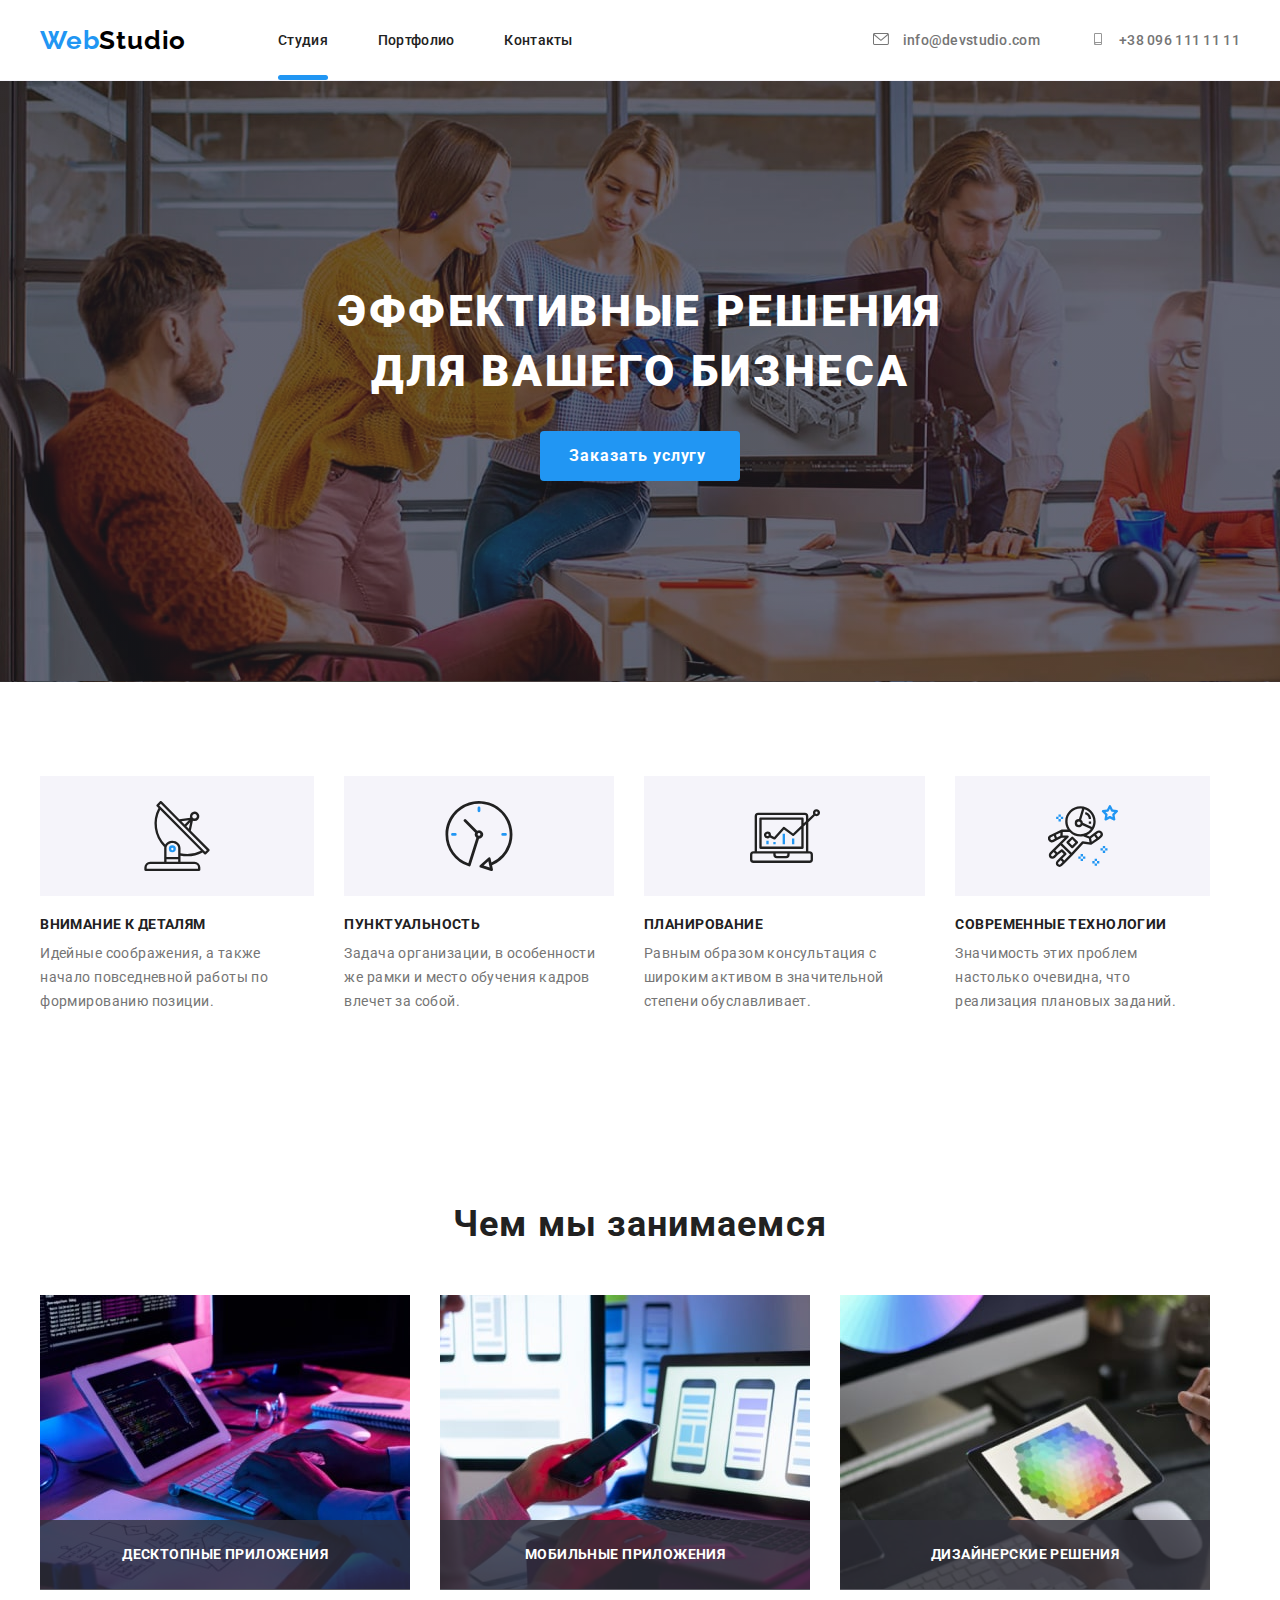
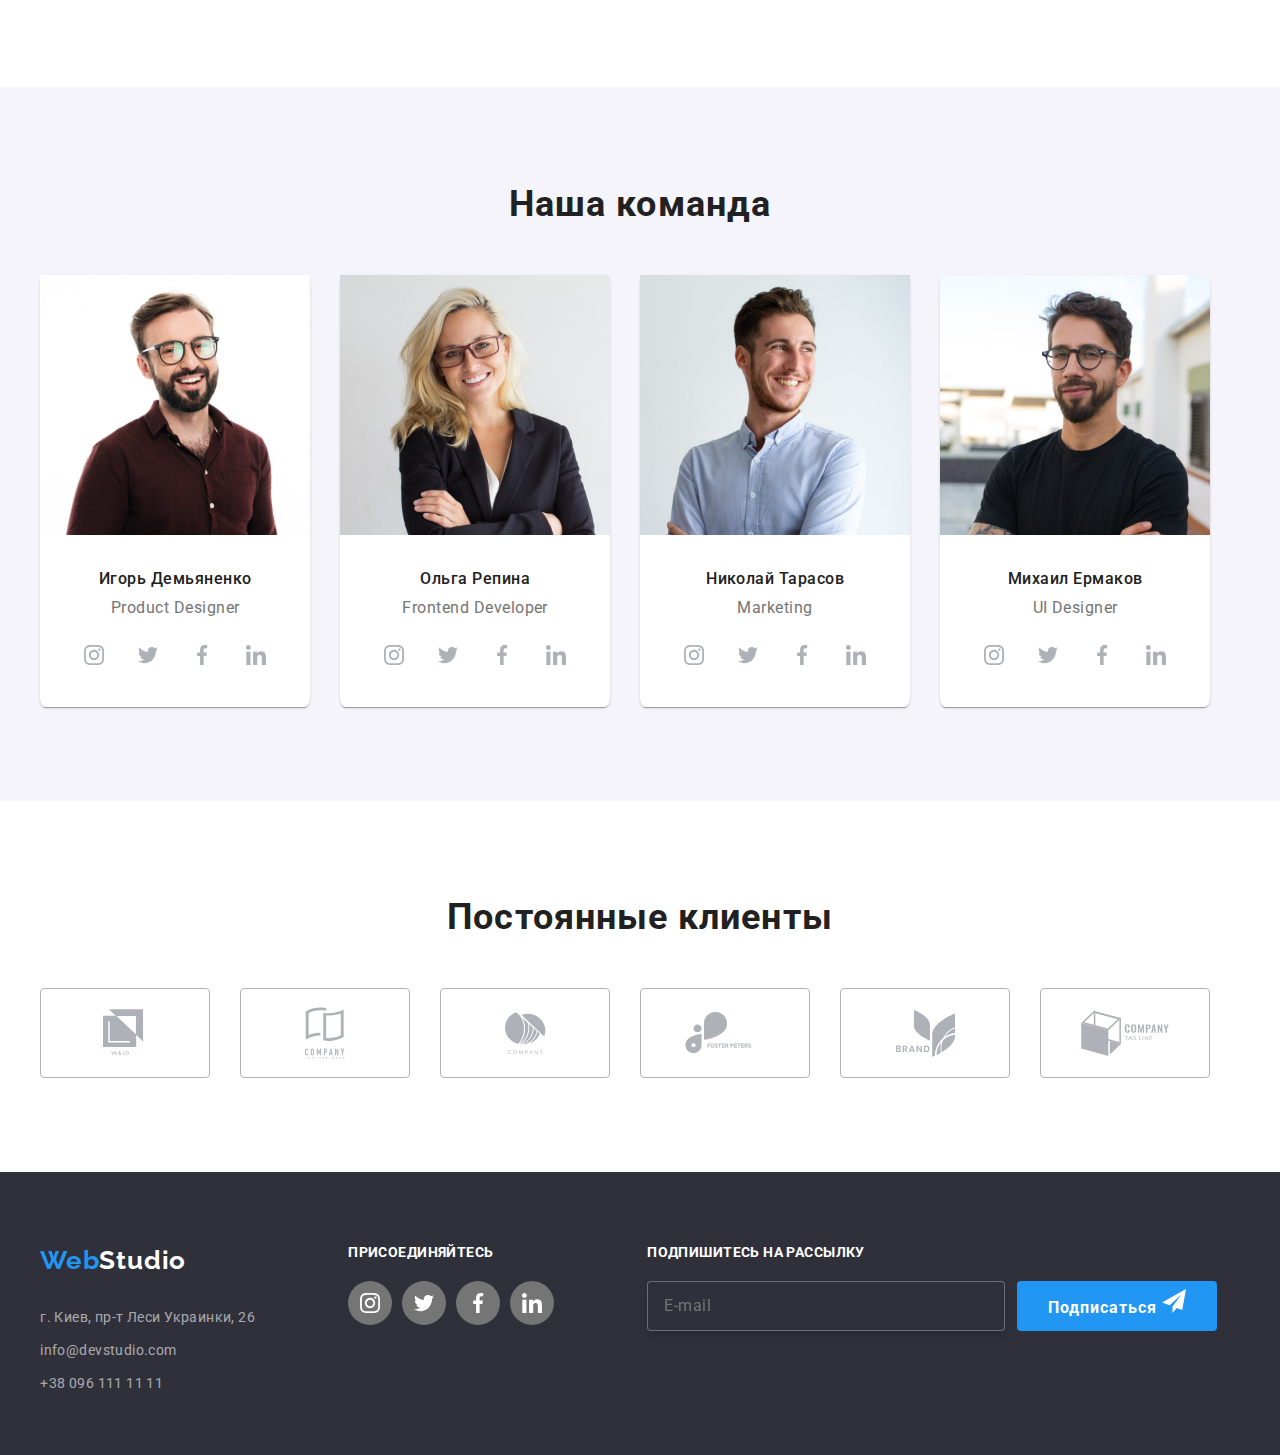
<file: index.html>
<!DOCTYPE html>
<html lang="ru">
<head> 
    <meta charset="UTF-8">
    <meta name="viewport" content="width=device-width, initial-scale=1.0">
    <title>WebStudio</title>
    <link rel="stylesheet" href="https://cdnjs.cloudflare.com/ajax/libs/modern-normalize/1.0.0/modern-normalize.css">
    <link href="https://fonts.googleapis.com/css2?family=Raleway:wght@700&family=Roboto:wght@400;500;900&display=swap" rel="stylesheet">
    <!--<link rel="stylesheet" href="./css/styles.css">-->
    <link rel="stylesheet" href="./css/main.min.css">

</head>
<body>
  <header class="header">
      <!--Header-->
      <div class="container">
        <nav class="navigation">
          <a class="logo link" href="./index.html">
              Web<span class="logo-s">Studio</span>
              </a>
              <ul class="navigation-list list">
                  <li class="navigation-list-item">
                    <div class="navigation-list-active">
                        <a class="navigation-list-link link" href="">Студия</a>
                        <div class="active"></div>
                    </div>
                     
                  </li>
                  <li class="navigation-list-item">
                      <a class="navigation-list-link link" href="./portfolio.html">Портфолио</a>
      
                  </li>
                  <li class="navigation-list-item">
                      <a class="navigation-list-link link" href="">Контакты</a>
      
                  </li>
              </ul>
        </nav>
         
         <address class="address">
              <ul class="list">
                  <li>
                    
                      <a class="header-mail-link link" href="mailto:info@devstudio.com">
                        <svg class="address-svg">
                          <use href="./images/sprite.svg#icon-envelope"></use>
                        </svg>
                        info@devstudio.com
                      </a>
  
                  </li>
                  <li>
                      <a class="header-tel-link link" href="tel:+380961111111">
                        <svg class="address-svg">
                          <use href="./images/sprite.svg#icon-smartphone"></use>
                        </svg>
                        +38 096 111 11 11
                      </a>
  
                  </li>
              </ul>
              
              
          </address>
      </div>
     
  </header> 
  <main>
      <!--EFECT-->
      
          
            <section class="effect">
              <div class="container">
                <div class="effect-name">
                  <h1 class="effect-h">Эффективные решения для вашего бизнеса</h1>
                  <button type="button" class="effect-button" data-modal-open>Заказать услугу</button>
                </div>
               

              </div>
              
            </section>
             
          
     
      <!--ability-->
      <section class="properties">
        <div class="container">
          <ul class="properties-list list">
            <li class="properties-list-item icon-antenna">
             
              <h3 class="abiliy-title">Внимание к деталям</h3>
              <p class="ability-info">Идейные соображения, а также начало повседневной работы по формированию позиции.</p>
            </li>
            <li class="properties-list-item icon-clock">
              
              <h3 class="abiliy-title">Пунктуальность</h3>
              <p class="ability-info">Задача организации, в особенности же рамки и место обучения кадров влечет за собой.</p>
            </li>
            <li class="properties-list-item icon-diagram">
              
              <h3 class="abiliy-title">Планирование</h3>
              <p class="ability-info">Равным образом консультация с широким активом в значительной степени обуславливает.</p>
            </li>
            <li class="properties-list-item icon-astronaut">
              
              <h3  class="abiliy-title">Современные технологии</h3>
              <p class="ability-info">Значимость этих проблем настолько очевидна, что реализация плановых заданий.</p>
            </li>
        </ul>

        </div>
          

     </section>
     <section class="occupation">
         <!--occupation-->
         <div class="container">
          <h2 class="title">Чем мы занимаемся</h2>
          <ul class="occupation-list list">
              <li class="occupation-list-img">
               <div class="occuplab">
                  <img  src="./images/occupation/box1.jpg" alt="розробка сайтов" width="370" height="294">
                  <p class="label">Десктопные приложения</p>
               </div>
              </li>
              <li class="occupation-list-img">
                <div class="occuplab">
                  <img  src="./images/occupation/box2.jpg" alt="розробка сайтов для мобильного" width="370" height="294">
                  <p class="label">Мобильные приложения</p>
                </div>
              </li>
              <li class="occupation-list-img">
                <div class="occuplab">
                  <img  src="./images/occupation/box3.jpg" alt="розробка дизана сайта" width="370" height="294">
                  <p class="label">Дизайнерские решения</p>
                </div>
              </li>
          </ul>

         </div>
        

     </section>
     <!--development team-->
     <section class="development">
       <div class="container">
        <h2 class="title">Наша команда</h2>
        <ul class="development-list list">
          <li class="development-list-box">
             <img  src="./images/development/kom1.jpg" alt="Игорь Демьяненко" width="270" height="260">
             <h3 class="development-team-name">Игорь Демьяненко</h3>
             <p class="development-team-prof" lang="en" > Product Designer</p>
             <ul class="social-list list">
               <li class="social-list-item">
                 <a class="social-list-link" href="">
                   <svg class="social-list-svg">
                     <use href="./images/sprite.svg#icon-instagram"></use>
                   </svg>
                 </a>
               </li>
               <li class="social-list-item">
                <a class="social-list-link" href="">
                  <svg class="social-list-svg">
                    <use href="./images/sprite.svg#icon-twiter"></use>
                  </svg>
                </a>
              </li>
              <li class="social-list-item">
                <a class="social-list-link" href="">
                  <svg class="social-list-svg">
                    <use href="./images/sprite.svg#icon-facebook"></use>
                  </svg>
                </a>
              </li>
              <li class="social-list-item">
                <a class="social-list-link" href="">
                  <svg class="social-list-svg">
                    <use href="./images/sprite.svg#icon-linkedin"></use>
                  </svg>
                </a>
              </li>
             </ul>
            </li>
                   
          <li class="development-list-box">
             <img  src="./images/development/kom2.jpg" alt="Ольга Репина" width="270" height="260">
             <h3 class="development-team-name">Ольга Репина</h3>
             <p class="development-team-prof" lang="en">Frontend Developer</p>
             <ul class="social-list list">
              <li class="social-list-item">
                <a class="social-list-link" href="">
                  <svg class="social-list-svg">
                    <use href="./images/sprite.svg#icon-instagram"></use>
                  </svg>
                </a>
              </li>
              <li class="social-list-item">
               <a class="social-list-link" href="">
                 <svg class="social-list-svg">
                   <use href="./images/sprite.svg#icon-twiter"></use>
                 </svg>
               </a>
             </li>
             <li class="social-list-item">
               <a class="social-list-link" href="">
                 <svg class="social-list-svg">
                   <use href="./images/sprite.svg#icon-facebook"></use>
                 </svg>
               </a>
             </li>
             <li class="social-list-item">
               <a class="social-list-link" href="">
                 <svg class="social-list-svg">
                   <use href="./images/sprite.svg#icon-linkedin"></use>
                 </svg>
               </a>
             </li>
            </ul>
           </li>
             
          <li class="development-list-box">
             <img  src="./images/development/kom3.jpg" alt="Николай Тарасов" width="270" height="260">
             <h3 class="development-team-name">Николай Тарасов</h3>
             <p class="development-team-prof" lang="en">Marketing</p>
             <ul class="social-list list">
              <li class="social-list-item">
                <a class="social-list-link" href="">
                  <svg class="social-list-svg">
                    <use href="./images/sprite.svg#icon-instagram"></use>
                  </svg>
                </a>
              </li>
              <li class="social-list-item">
               <a class="social-list-link" href="">
                 <svg class="social-list-svg">
                   <use href="./images/sprite.svg#icon-twiter"></use>
                 </svg>
               </a>
             </li>
             <li class="social-list-item">
               <a class="social-list-link" href="">
                 <svg class="social-list-svg">
                   <use href="./images/sprite.svg#icon-facebook"></use>
                 </svg>
               </a>
             </li>
             <li class="social-list-item">
               <a class="social-list-link" href="">
                 <svg class="social-list-svg">
                   <use href="./images/sprite.svg#icon-linkedin"></use>
                 </svg>
               </a>
             </li>
            </ul>
           </li>
            
          <li class="development-list-box">
             <img  src="./images/development/kom4.jpg" alt="Михаил Ермаков" width="270" height="260">
             <h3 class="development-team-name">Михаил Ермаков</h3>
             <p class="development-team-prof" lang="en">UI Designer</p>
             <ul class="social-list list">
              <li class="social-list-item">
                <a class="social-list-link" href="">
                  <svg class="social-list-svg">
                    <use href="./images/sprite.svg#icon-instagram"></use>
                  </svg>
                </a>
              </li>
              <li class="social-list-item">
               <a class="social-list-link" href="">
                 <svg class="social-list-svg">
                   <use href="./images/sprite.svg#icon-twiter"></use>
                 </svg>
               </a>
             </li>
             <li class="social-list-item">
               <a class="social-list-link" href="">
                 <svg class="social-list-svg">
                   <use href="./images/sprite.svg#icon-facebook"></use>
                 </svg>
               </a>
             </li>
             <li class="social-list-item">
               <a class="social-list-link" href="">
                 <svg class="social-list-svg">
                   <use href="./images/sprite.svg#icon-linkedin"></use>
                 </svg>
               </a>
             </li>
            </ul>
           </li>
            
        </ul>
       </div>


     </section>
     <section class="customers">
      <!--regular customers-->
      <div class="container">
       <h2 class="title">Постоянные клиенты</h2>
       <ul class="customers-list list">
           <li class="customers-list-img">
             <a class="customers-list-link" href="">
              <svg class="customers-list-svg" width="44.27" height="49.23">
                <use href="./images/sprite.svg#icon-logo1"></use>
              </svg>

             </a>
            
          </li>
          
           <li class="customers-list-img">
            <a class="customers-list-link" href="">
              <svg class="customers-list-svg" width="40" height="52">
              <use href="./images/sprite.svg#icon-logo2"></use>
            </svg>
            </a>
            
            </li>
           <li class="customers-list-img">
            <a class="customers-list-link" href="">
              <svg class="customers-list-svg" width="41" height="42.6">
                <use href="./images/sprite.svg#icon-logo3"></use>
              </svg>
            </a>
            
              </li>
           <li class="customers-list-img">
            <a class="customers-list-link" href="">
              <svg class="customers-list-svg" width="79.66" height="42.02">
                <use href="./images/sprite.svg#icon-logo4"></use>
              </svg>
            </a>
            
             </li>
           <li class="customers-list-img">
            <a class="customers-list-link" href="">
              <svg class="customers-list-svg" width="59" height="47">
                <use href="./images/sprite.svg#icon-logo5"></use>
              </svg>
            </a>
            
             </li>
           <li class="customers-list-img">
            <a class="customers-list-link" href="">
              <svg class="customers-list-svg" width="88.48" height="45.44">
                <use href="./images/sprite.svg#icon-logo6"></use>
              </svg>
            </a>
            
             </li>
       </ul>

      </div>
    </section>

  </main> 
  <footer class="footer">
    <div class="container">
      <ul class="footer-contacts list">
         <li>
          <a class="footer-logo logo link" href="./index.html">Web<span class="loogo-s">Studio</span></a>
          <address class="address">
            <ul class="footer-list list">
              <li class="footer-list-item">
                <a class="footer-link footer-link-mt link" href="https://goo.gl/maps/YpgYaEJaXaga1esp6" target="blank">г. Киев, пр-т Леси Украинки, 26</a>
               </li>
              <li class="footer-list-item">
                <a class="footer-link footer-link-mt link" href="mailto:info@devstudio.com">info@devstudio.com</a>
               </li>
              <li class="footer-list-item">
                <a class="footer-link footer-link-mt link" href="tel:+380961111111">+38 096 111 11 11</a>
               </li>
             </ul>
               </address>
           </li>
        <li>
          <p class="footer-title">присоединяйтесь</p>
          <ul class="footer-social-list list">
            <li class="social-list-item">
              <a class="social-list-link" href="">
                <svg class="social-list-svg">
                  <use href="./images/sprite.svg#icon-instagram"></use>
                </svg>
              </a>
            </li>
            <li class="social-list-item">
             <a class="social-list-link" href="">
               <svg class="social-list-svg">
                 <use href="./images/sprite.svg#icon-twiter"></use>
               </svg>
             </a>
           </li>
           <li class="social-list-item">
             <a class="social-list-link" href="">
               <svg class="social-list-svg">
                 <use href="./images/sprite.svg#icon-facebook"></use>
               </svg>
             </a>
           </li>
           <li class="social-list-item">
             <a class="social-list-link" href="">
               <svg class="social-list-svg">
                 <use href="./images/sprite.svg#icon-linkedin"></use>
               </svg>
             </a>
           </li>
          </ul>
                   
        </li>
        <li>
          <div class="footer-subscription">
            <p class="footer-title">Подпишитесь на рассылку</p>
            <form class="footer-form">
              
              <label class="footer-form-field">
                <span class="footer-form-label"></span>
                <input type="email" class="footer-form-input" name="mail" placeholder="E-mail" required>
              </label>
                        <button type="submit"  class="footer-form-btn">Подписаться
                          <svg class="footer-form-svg">
                            <use href="./images/sprite.svg#icon-icon-send"></use>
                          </svg>
                        </button>
            </form>
          </div>
         
        </li>
      </ul>
      
 
      
    </div>
    
  </footer>
  <div class="backdrop is-hidden" data-modal>
    <div class="over-modal">
      <div class="modal">
        <button type="button" class="close-btn" data-modal-close>
          <svg class="backdrop-close">
            <use href="./images/sprite.svg#icon-close-black"> </use>
          </svg>
        </button>
        <form action="#" class="modal-form">
          <p class="modal-name">Оставьте свои данные, мы вам перезвоним</p>
  
          <label class="modal-form-field">
              Имя
              <span class="modal-form-field-wrapper">
                  <input type="text" name="user-name" class="modal-form-input" required>
                  <svg width="12" height="12" class="modal-form-svg-icon">
                      <use href="./images/sprite.svg#icon-Vector-i"></use>
                  </svg>
              </span>
          </label>
  
          <label class="modal-form-field">
              Телефон
              <span class="modal-form-field-wrapper">
                <input type="tel" name="user-phone" class="modal-form-input" required>
                <svg width="12" height="12" class="modal-form-svg-icon">
                  <use href="./images/sprite.svg#icon-Vector-t"></use>
              </svg>
              </span>
          </label>
          <label class="modal-form-field">
               Почта
            <span class="modal-form-field-wrapper">
              <input type="email" name="user-email" class="modal-form-input" required>
              <svg width="12" height="12" class="modal-form-svg-icon">
                <use href="./images/sprite.svg#icon-Vector-e"></use>
            </svg>
            </span>
        </label>
        <label class="modal-form-field">
          Коментарий
          <span class="modal-form-field-wrapper">
          <textarea name="user-message" id="message" cols="30" rows="10" placeholder="Введите текст" class="modal-form-message"></textarea>
         </span>
        </label>
        <div class="check">
              <label for="check-policy" class="modal-form-policy-label">
                <input type="checkbox" name="user-policy" value="accept-policy" id="check-policy"
                class="modal-form-policy visually-hidden">
                <span class="check-policy-icon"></span>
               Соглашаюсь с рассылкой и принимаю <a href="#">Условия договора</a>
            </label>
        </div>
        

          <button type="submit" class="modal-form-btn">Отправить</button>
      </form>
      
    </div>
    </div>
    

  </div>
  <script src="./js/modal.js"></script>
</body>
</html>
</file>
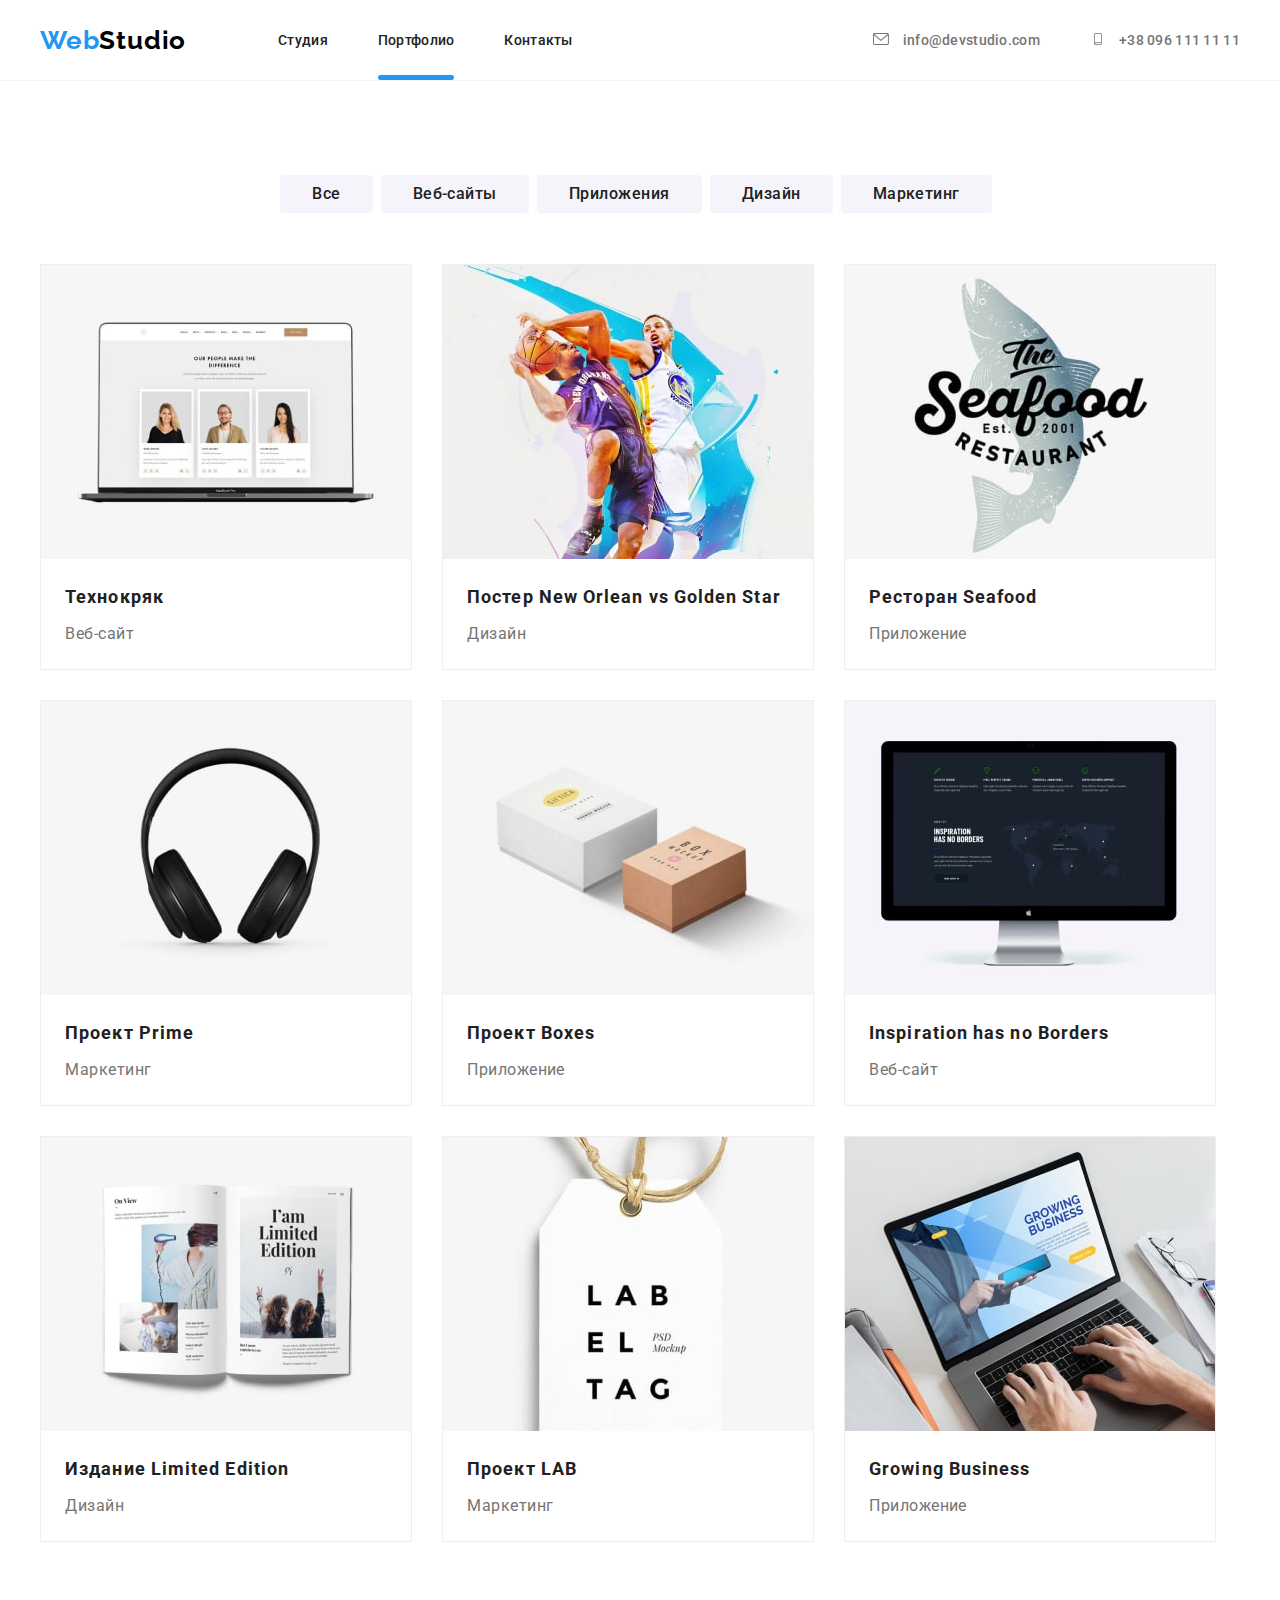
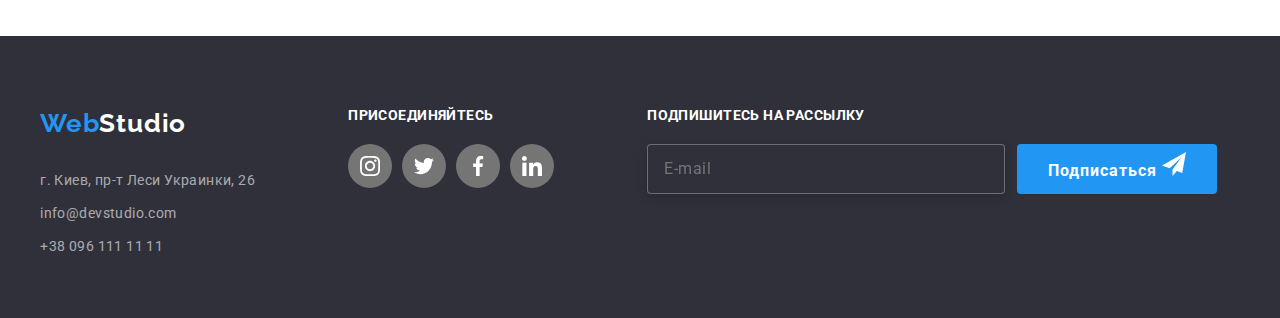
<file: portfolio.html>
<!DOCTYPE html>
<html lang="ru">
<head> 
    <meta charset="UTF-8">
    <meta name="viewport" content="width=device-width, initial-scale=1.0">
    <title>WebStudio</title>
    <link rel="stylesheet" href="https://cdnjs.cloudflare.com/ajax/libs/modern-normalize/1.0.0/modern-normalize.css">
    <link href="https://fonts.googleapis.com/css2?family=Raleway:wght@700&family=Roboto:wght@400;500;900&display=swap" rel="stylesheet">
    <link rel="stylesheet" href="./css/portfolio.min.css">

</head>
<body>
  <header class="header">
    <div class="container">
      <!--Header-->
      <nav class="navigation">
        <a class="logo link" href="./index.html">
            Web<span class="logo-s">Studio</span>
            </a>
            <ul class="navigation-list list">
                <li class="navigation-list-item">
                    <a class="navigation-list-link link" href="./index.html">Студия</a>
    
                </li>
                <li class="navigation-list-item">
                  <div class="navigation-list-active">
                    <a class="navigation-list-link link" href="./portfolio.html">Портфолио</a>
                    <div class="active"></div>
                  </div>
                    
    
                </li>
                <li class="navigation-list-item">
                    <a class="navigation-list-link link" href="">Контакты</a>
    
                </li>
            </ul>
      </nav>
       
      <address class="address">
              <ul class="list">
                  <li>
                    
                      <a class="header-mail-link link" href="mailto:info@devstudio.com">
                        <svg class="address-svg">
                          <use href="./images/sprite.svg#icon-envelope"></use>
                        </svg>
                        info@devstudio.com
                      </a>
  
                  </li>
                  <li>
                      <a class="header-tel-link link" href="tel:+380961111111">
                        <svg class="address-svg">
                          <use href="./images/sprite.svg#icon-smartphone"></use>
                        </svg>
                        +38 096 111 11 11
                      </a>
  
                  </li>
              </ul>
              
              
          </address>

    </div>
      
  </header> 
  <main>
      <!--BUTTON-->
      <div class="container">
        <ul class="button-list list">
          <li class="button-list-item">
           <button type="button" class="portfolio-button button-link">Все</button>
          </li> 
          <li class="button-list-item">
           <button type="button" class="portfolio-button button-link">Веб-сайты</button>
          </li> 
          <li class="button-list-item">
           <button type="button" class="portfolio-button button-link">Приложения</button>
          </li> 
          <li class="button-list-item">
           <button type="button" class="portfolio-button button-link">Дизайн</button>
          </li> 
          <li class="button-list-item">
           <button type="button" class="portfolio-button button-link">Маркетинг</button>
          </li> 
 
         </ul>

      </div>
        
       
      
     <!--portfolio-->
        <section class="portfolio">
          <div class="container">
            <ul class="portfolio-list list">
              <li class="portfolio-list-item">
                <div class="portfolio-list-img">
                  <img  src="./images/portfolio/port-1.jpg" alt="Технокряк" width="370" height="294">
                  <div class="overlay">
                    <p class="texno">Технокряк это современная площадка распространения коронавируса. Компании используют эту платформу для цифрового шпионажа и атак на защищённые сервера конкурентов.</p>
                </div>
                </div>
                   <h3 class="portfolio-name" lang="en">Технокряк</h3>
                  <p class="portfolio-prof" > Веб-сайт</p>
                  
             
             </li>
             <li class="portfolio-list-item">
              <div class="portfolio-list-img">
              <img  src="./images/portfolio/port-2.jpg" alt="Постер New Orlean vs Golden Star" width="370" height="294">
              <div class="overlay">
                <p class="texno">Оригинальная подборка картин</p>
            </div>
            </div>
              <h3 class="portfolio-name" lang="en">Постер New Orlean vs Golden Star</h3>
              <p class="portfolio-prof" > Дизайн</p>
             </li>
             <li class="portfolio-list-item">
              <div class="portfolio-list-img">
              <img  src="./images/portfolio/port-3.jpg" alt="Ресторан Seafood" width="370" height="294">
              <div class="overlay">
                <p class="texno">Seafood - рыбный ресторан средиземноморской кухни</p>
            </div>
            </div>
              <h3 class="portfolio-name" lang="en">Ресторан Seafood</h3>
              <p class="portfolio-prof"> Приложение</p>
             </li>
             <li class="portfolio-list-item">
              <div class="portfolio-list-img">
              <img  src="./images/portfolio/port-4.jpg" alt="Проект Prime" width="370" height="294">
              <div class="overlay">
                <p class="texno">Ваши проекты всегда под надёжной защитой. </p>
            </div>
            </div>
              <h3 class="portfolio-name" lang="en">Проект Prime</h3>
              <p class="portfolio-prof"> Маркетинг</p>
             </li>
             <li class="portfolio-list-item">
               <div class="portfolio-list-img">
              <img  src="./images/portfolio/port-5.jpg" alt="Проект Boxes" width="370" height="294">
              <div class="overlay">
                <p class="texno">boxes создаёт неповторимые боксы с индивидуально подобранным составляющим</p>
            </div>
            </div>
              <h3 class="portfolio-name" lang="en">Проект Boxes</h3>
              <p class="portfolio-prof"> Приложение</p>
             </li>
             <li class="portfolio-list-item">
              <div class="portfolio-list-img">
              <img  src="./images/portfolio/port-6.jpg" alt="Inspiration has no Borders" width="370" height="294">
              <div class="overlay">
                <p class="texno">У вдохновения нет границ</p>
            </div>
            </div>
              <h3 class="portfolio-name" lang="en">Inspiration has no Borders</h3>
              <p class="portfolio-prof"> Веб-сайт</p>
             </li>
             <li class="portfolio-list-item">
              <div class="portfolio-list-img">
              <img  src="./images/portfolio/port-7.jpg" alt="Издание Limited Edition" width="370" height="294">
              <div class="overlay">
                <p class="texno">Limited Edition - коллекция с ограниченным выпуском продукции</p>
            </div>
            </div>
              <h3 class="portfolio-name" lang="en">Издание Limited Edition</h3>
              <p class="portfolio-prof"> Дизайн</p>
             </li>
             <li class="portfolio-list-item">
              <div class="portfolio-list-img">
              <img  src="./images/portfolio/port-8.jpg" alt="Проект LAB" width="370" height="294">
              <div class="overlay">
                <p class="texno">Проект L.A.B.: все самое интересное в одном месте</p>
            </div>
            </div>
              <h3 class="portfolio-name" lang="en">Проект LAB</h3>
              <p class="portfolio-prof" > Маркетинг</p>
             </li>
             <li class="portfolio-list-item">
              <div class="portfolio-list-img">
              <img  src="./images/portfolio/port-9.jpg" alt="Growing Business" width="370" height="294">
              <div class="overlay">
                <p class="texno">Growing Business — это идеальный инструмент для совместной работы дизайнеров и разработчиков, которые ведут до 12 проектов одновременно</p>
            </div>
            </div>
              <h3 class="portfolio-name" lang="en">Growing Business</h3>
              <p class="portfolio-prof" > Приложение</p>
             </li>        
             </ul>

          </div>
         
       </section>
      </main> 
      <footer class="footer">
        <div class="container">
          <ul class="footer-contacts list">
             <li>
              <a class="footer-logo logo link" href="./index.html">Web<span class="loogo-s">Studio</span></a>
              <address class="address">
                <ul class="footer-list list">
                  <li class="footer-list-item">
                    <a class="footer-link footer-link-mt link" href="https://goo.gl/maps/YpgYaEJaXaga1esp6" target="blank">г. Киев, пр-т Леси Украинки, 26</a>
                   </li>
                  <li class="footer-list-item">
                    <a class="footer-link footer-link-mt link" href="mailto:info@devstudio.com">info@devstudio.com</a>
                   </li>
                  <li class="footer-list-item">
                    <a class="footer-link footer-link-mt link" href="tel:+380961111111">+38 096 111 11 11</a>
                   </li>
                 </ul>
                   </address>
               </li>
            <li>
              <p class="footer-title">присоединяйтесь</p>
              <ul class="footer-social-list list">
                <li class="social-list-item">
                  <a class="social-list-link" href="">
                    <svg class="social-list-svg">
                      <use href="./images/sprite.svg#icon-instagram"></use>
                    </svg>
                  </a>
                </li>
                <li class="social-list-item">
                 <a class="social-list-link" href="">
                   <svg class="social-list-svg">
                     <use href="./images/sprite.svg#icon-twiter"></use>
                   </svg>
                 </a>
               </li>
               <li class="social-list-item">
                 <a class="social-list-link" href="">
                   <svg class="social-list-svg">
                     <use href="./images/sprite.svg#icon-facebook"></use>
                   </svg>
                 </a>
               </li>
               <li class="social-list-item">
                 <a class="social-list-link" href="">
                   <svg class="social-list-svg">
                     <use href="./images/sprite.svg#icon-linkedin"></use>
                   </svg>
                 </a>
               </li>
              </ul>
                       
            </li>
            <li>
              <div class="footer-subscription">
                <p class="footer-title">Подпишитесь на рассылку</p>
                <form class="footer-form">
                  
                  <label class="footer-form-field">
                    <span class="footer-form-label"></span>
                    <input type="email" class="footer-form-input" name="mail" placeholder="E-mail" required>
                  </label>
                            <button type="submit"  class="footer-form-btn">Подписаться
                              <svg class="footer-form-svg">
                                <use href="./images/sprite.svg#icon-icon-send"></use>
                              </svg>
                            </button>
                </form>
              </div>
             
            </li>
          </ul>
          
     
          
        </div>
        
      </footer>
</body>
</html>
</file>
<file: css/main.min.css>
.visually-hidden{position:absolute !important;clip:rect(1px 1px 1px 1px);clip:rect(1px, 1px, 1px, 1px);padding:0 !important;border:0 !important;height:1px !important;width:1px !important;overflow:hidden}*,*::before,*::after{margin:0;padding:0}.list{list-style:none}.link{text-decoration:none}.address{font-style:normal}.img{display:block}body{font-family:"Roboto",sans-serif;font-style:normal}.container{width:1200px;padding:0.15px;margin:0 auto}.header .container{display:flex;align-items:center}.effect .container{display:flex}.properties .container{display:flex;align-items:center}.portfolio .container{display:flex}.logo{font-family:"Raleway",sans-serif;font-style:normal;font-weight:700;font-size:26px;line-height:1.192;letter-spacing:0.03em;color:#2196F3;margin-right:92px}.logo-s{color:#000}.social-list{display:flex;justify-content:space-between;margin-right:32px;margin-left:32px}.social-list-link{display:flex;align-items:center;justify-content:center;width:44px;height:44px;background-color:#FFFFFF;border-radius:50%;color:#757575;transition:background-color 250ms cubic-bezier(0.4, 0, 0.2, 1)}.social-list-link:hover{background-color:#2196F3}.social-list-svg{width:20px;height:20px;fill:#AFB1B8;transition:fill 250ms cubic-bezier(0.4, 0, 0.2, 1)}.social-list-link:hover .social-list-svg{fill:#FFFFFF}.is-hidden{opacity:0;visibility:hidden;pointer-events:none}.backdrop{position:fixed;top:0;left:0;width:100%;height:100%;background-color:rgba(0,0,0,0.5);transition:all 500ms linear;overflow-y:auto}.backdrop-close{position:absolute;width:18px;height:18px;fill:#212121;transition:fill 250ms cubic-bezier(0.4, 0, 0.2, 1)}.backdrop-close:hover,.backdrop-close:focus{fill:#2196F3}.modal{position:relative;width:528px;height:581px;background-color:#FFFFFF}.modal-form{display:flex;flex-direction:column}.modal-form-field{margin-bottom:10px;margin-left:40px;margin-right:40px;font-size:12px;font-style:normal;font-weight:400;line-height:1.2;letter-spacing:0.01em;text-align:left;color:#757575}.modal-form-field-wrapper{display:block;position:relative;margin-top:10px;cursor:pointer}.modal-form-input{display:block;width:100%;height:40px;border:1px solid rgba(33,33,33,0.2);box-sizing:border-box;border-radius:4px;padding-left:42px;cursor:pointer;transition:fill 250ms cubic-bezier(0.4, 0, 0.2, 1)}.modal-form-message{width:448px;height:120px;border:1px solid rgba(33,33,33,0.2);box-sizing:border-box;border-radius:4px;resize:none;padding:16px;cursor:pointer}.modal-form-svg-icon{position:absolute;top:50%;left:12px;transform:translateY(-50%);fill:#212121;transition:fill 250ms cubic-bezier(0.4, 0, 0.2, 1)}.modal-form-policy-label{font-size:14px;font-style:normal;font-weight:400;line-height:1.7;letter-spacing:0.03em;text-align:left;margin-bottom:30px;margin-left:52px;color:#757575;display:inline-block}.modal-form-policy-label a{color:#2196F3}.modal-form-input:focus,.modal-form-message:focus{outline:none;border:1px solid #2196F3}.modal-form-input:focus+.modal-form-svg-icon{fill:#2196F3}.modal-form-btn{height:50px;width:200px;border-radius:4px;background:#2196F3;color:#FFFFFF;font-weight:700;font-size:16px;line-height:1.875;align-self:flex-start;margin-left:164px;align-items:center;text-align:center;border:none;cursor:pointer}.modal-name{font-size:20px;font-style:normal;font-weight:700;line-height:1.15;letter-spacing:0.03em;text-align:center;margin-top:40px;margin-bottom:12px}.over-modal{display:flex;justify-content:center;align-items:center;min-height:100%;padding:15px}.close-btn{display:flex;justify-content:center;position:absolute;top:8px;right:8px;height:30px;width:30px;background:#FFFFFF;border:1px solid rgba(0,0,0,0.1);border-radius:50%;cursor:pointer;align-items:center}.check{display:flex}.check-policy-icon{display:inline-block;width:16px;height:16px;border-radius:2px;border:2px solid  #212121}.modal-form-policy:checked+.check-policy-icon{border:2px solid #2196F3;background-image:url(../images/modal/checkbox-a.svg);background-size:contain;background-origin:border-box;background-color:#2196F3}.header{padding:24.5px 0;border-bottom:1px solid #F5F4FA}.header .address{margin-left:auto}.header .header-tel-link{margin-left:50px}.header-mail-link,.header-tel-link{font-weight:500;font-size:14px;line-height:1.143;letter-spacing:0.02em;color:#757575;transition:color 250ms cubic-bezier(0.4, 0, 0.2, 1)}.header-mail-link:hover,.header-mail-link:focus,.header-tel-link:hover,.header-tel-link:focus{color:#2196F3}.navigation{display:flex}.navigation-list{display:flex;align-items:center}.navigation-list-item:not(:last-child){margin-right:50px}.navigation-list-link{font-weight:500;font-size:14px;line-height:1.143;letter-spacing:0.02em;color:#212121;transition:color 250ms cubic-bezier(0.4, 0, 0.2, 1)}.navigation-list-link:hover,.navigation-list-link:focus{color:#2196F3}.navigation-list-active{position:relative}.address .list{display:flex}.address-svg{height:12px;width:16px;fill:currentcolor;margin-right:10px}.active{content:'';display:block;height:5px;width:100%;left:0;bottom:-31px;position:absolute;background-color:#2196F3;border-radius:4px}.effect{background-color:rgba(47,48,58,0.4);background-image:linear-gradient(rgba(47,48,58,0.4), rgba(47,48,58,0.4)),url(../images/efect/hero.jpg)}.effect-name{max-width:1000px;margin-left:auto;margin-right:auto;margin-bottom:auto;margin-top:auto;padding-bottom:200px;padding-top:200px}.effect-h{font-weight:900;font-size:44px;line-height:1.364;text-align:center;letter-spacing:0.06em;text-transform:uppercase;width:696px;height:120px;margin-bottom:30px;color:#FFFFFF}.effect-button{font-weight:700;font-size:16px;line-height:1.875;display:flex;align-items:center;text-align:center;letter-spacing:0.06em;height:50px;min-width:200px;padding:10px 29px;background:#2196F3;border-radius:4px;color:#FFFFFF;margin-left:248px;border:none}.properties-list{display:flex;align-items:center;padding-bottom:94px;padding-top:94px}.properties-list-item{margin-right:30px}.properties-list-item::before{display:block;content:'';height:120px;background-repeat:no-repeat;background-position:center;background-color:#F5F4FA}.icon-antenna::before{background-image:url(../images/properties/antenna.svg)}.icon-clock::before{background-image:url(../images/properties/clock.svg)}.icon-diagram::before{background-image:url(../images/properties/diagram.svg)}.icon-astronaut::before{background-image:url(../images/properties/astronaut.svg)}.properties-img{padding-bottom:30px;margin-left:auto;margin-right:auto}.abiliy-title{font-weight:700;font-size:14px;line-height:1.143;letter-spacing:0.03em;text-transform:uppercase;color:#212121;margin-bottom:10px;padding-top:20px}.ability-info{font-weight:400;font-size:14px;line-height:1.714;letter-spacing:0.03em;color:#757575}.title{font-weight:700;font-size:36px;line-height:1.167;text-align:center;letter-spacing:0.03em;color:#212121;padding-bottom:50px;padding-top:95px}.occupation-list{display:flex;padding-bottom:94px}.occupation-list-img{padding-right:30px;position:relative}.occuplab>.label{font-size:14px;font-style:normal;font-weight:700;line-height:1.14;letter-spacing:0.03em;text-align:center;color:#FFFFFF;text-transform:uppercase;position:absolute;bottom:3px;left:0;margin:0;width:370px;height:70px;padding:27px 82px;background:rgba(47,48,58,0.8)}.development{background:#F5F4FA}.development-list{display:flex;padding-bottom:94px}.development-list-box{margin-right:30px;padding-bottom:30px;border-radius:2%;background-color:#FFFFFF;box-shadow:0px 2px 1px -1px rgba(0,0,0,0.2),0px 1px 1px 0px rgba(0,0,0,0.14),0px 1px 3px 0px rgba(0,0,0,0.12)}.development-team-name{font-weight:500;font-size:16px;line-height:1.188;text-align:center;letter-spacing:0.03em;color:#212121;padding-top:30px}.development-team-prof{font-weight:400;font-size:16px;line-height:1.188;text-align:center;letter-spacing:0.03em;color:#757575;padding-top:10px;margin-bottom:16px}.customers-list{display:flex;padding-bottom:94px}.customers-list-img{display:flex;margin-right:30px}.customers-list-link{border:1px solid #AFB1B8;border-radius:4px;height:90px;width:170px;align-items:center;display:flex;justify-content:center;color:#757575;transition:border-color 250ms cubic-bezier(0.4, 0, 0.2, 1)}.customers-list-link:hover{border-color:#2196F3}.customers-list-svg{fill:#AFB1B8;transition:fill 250ms cubic-bezier(0.4, 0, 0.2, 1)}.customers-list-link:hover .customers-list-svg{fill:#2196F3}.footer{background:#2F303A}.footer-contacts{display:flex;margin-top:72px}.footer-social-list{display:flex;padding-top:20px;padding-left:70px;width:276px;justify-content:space-between}.footer .social-list-link{background-color:#757575;transition:background-color 250ms cubic-bezier(0.4, 0, 0.2, 1)}.footer .social-list-link:hover{background-color:#2196F3}.footer .social-list-svg{fill:#FFFFFF;transition:fill 250ms cubic-bezier(0.4, 0, 0.2, 1)}.footer .social-list-svg:hover,.footer .social-list-svg:focus{fill:#FFFFFF}.footer-title{padding-left:70px;font-style:normal;font-weight:bold;font-size:14px;line-height:1.14;letter-spacing:0.03em;text-transform:uppercase;color:#fff}.footer-logo{padding-top:60px}.footer .loogo-s{color:#FFFFFF}.footer-list{flex-direction:column;padding-bottom:60px;padding-top:20px}.footer-list-item{padding-top:9px}.footer-link{font-weight:400;font-size:14px;line-height:24px;letter-spacing:0.03em;color:#212121;color:rgba(255,255,255,0.6)}.footer-link-mt:hover,.footer-link-mt:focus{color:#fff}.footer-subscription{padding-left:93px}.footer-subscription .footer-title{padding-left:0px}.footer-form{padding-top:20px;display:flex}.footer-form-field{display:block;margin-right:12px}.footer-form-label{display:block}.footer-form-input{width:358px;height:50px;padding:16px;border:1px solid rgba(255,255,255,0.3);box-sizing:border-box;filter:drop-shadow(0px 4px 4px rgba(0,0,0,0.15));border-radius:4px;font-size:16px;font-style:normal;font-weight:400;line-height:1.25;letter-spacing:0.03em;text-align:left;background:#2F303A;color:#FFFFFF}.footer-form-btn{width:200px;height:50px;border-radius:4px;border:none;background:#2196F3;font-size:16px;font-style:normal;font-weight:700;line-height:1.8;letter-spacing:0.06em;text-align:center;color:#FFFFFF}.footer-form-svg{fill:#FFFFFF;height:24px;width:24px}
/*# sourceMappingURL=main.min.css.map */
</file>
<file: css/portfolio.min.css>
*,*::before,*::after{margin:0;padding:0}.list{list-style:none}.link{text-decoration:none}.address{font-style:normal}.img{display:block}body{font-family:"Roboto",sans-serif;font-style:normal}.container{width:1200px;padding:0.15px;margin:0 auto}.header .container{display:flex;align-items:center}.effect .container{display:flex}.properties .container{display:flex;align-items:center}.portfolio .container{display:flex}.logo{font-family:"Raleway",sans-serif;font-style:normal;font-weight:700;font-size:26px;line-height:1.192;letter-spacing:0.03em;color:#2196F3;margin-right:92px}.logo-s{color:#000}.social-list{display:flex;justify-content:space-between;margin-right:32px;margin-left:32px}.social-list-link{display:flex;align-items:center;justify-content:center;width:44px;height:44px;background-color:#FFFFFF;border-radius:50%;color:#757575;transition:background-color 250ms cubic-bezier(0.4, 0, 0.2, 1)}.social-list-link:hover{background-color:#2196F3}.social-list-svg{width:20px;height:20px;fill:#AFB1B8;transition:fill 250ms cubic-bezier(0.4, 0, 0.2, 1)}.social-list-link:hover .social-list-svg{fill:#FFFFFF}.header{padding:24.5px 0;border-bottom:1px solid #F5F4FA}.header .address{margin-left:auto}.header .header-tel-link{margin-left:50px}.header-mail-link,.header-tel-link{font-weight:500;font-size:14px;line-height:1.143;letter-spacing:0.02em;color:#757575;transition:color 250ms cubic-bezier(0.4, 0, 0.2, 1)}.header-mail-link:hover,.header-mail-link:focus,.header-tel-link:hover,.header-tel-link:focus{color:#2196F3}.navigation{display:flex}.navigation-list{display:flex;align-items:center}.navigation-list-item:not(:last-child){margin-right:50px}.navigation-list-link{font-weight:500;font-size:14px;line-height:1.143;letter-spacing:0.02em;color:#212121;transition:color 250ms cubic-bezier(0.4, 0, 0.2, 1)}.navigation-list-link:hover,.navigation-list-link:focus{color:#2196F3}.navigation-list-active{position:relative}.address .list{display:flex}.address-svg{height:12px;width:16px;fill:currentcolor;margin-right:10px}.active{content:'';display:block;height:5px;width:100%;left:0;bottom:-31px;position:absolute;background-color:#2196F3;border-radius:4px}.portfolio-button{font-weight:500;font-size:16px;line-height:1.625;text-align:center;letter-spacing:0.03em;color:#212121;height:38px;min-width:73px;padding:6px 32px;background:#F5F4FA;border-radius:4px;border:none;transition:color 250ms cubic-bezier(0.4, 0, 0.2, 1),background-color 250ms cubic-bezier(0.4, 0, 0.2, 1)}.portfolio-button:hover,.portfolio-button:focus{color:#fff;background:#2196F3}.button-list{display:flex;justify-content:center;padding-top:94px;padding-bottom:50px}.button-list-item{padding-right:8px}.portfolio-name{font-weight:700;font-size:18px;line-height:2;letter-spacing:0.06em;color:#212121;padding-left:24px;padding-bottom:4px;padding-top:20px}.portfolio-prof{font-weight:400;font-size:16px;line-height:1.875;letter-spacing:0.03em;color:#757575;padding-left:24px;padding-bottom:20px}.portfolio-list{font-size:0px;margin-bottom:94px}.portfolio-list-item{display:inline-block;border:1px solid #EEEEEE}.portfolio-list-item:hover,.portfolio-list-item:focus{box-shadow:2px 2px 4px 2px rgba(0,0,0,0.3)}.portfolio-list-item:not(:nth-child(3n)){margin-right:30px}.portfolio-list-item:not(:nth-child(n+7)){margin-bottom:30px}.portfolio-list-item:hover .overlay{transform:translateY(0%)}.portfolio-list-img{position:relative;overflow:hidden}.texno{font-size:18px;font-style:normal;font-weight:400;line-height:1.55;letter-spacing:0.03em;text-align:left;color:#FFFFFF;padding:63px 24px}.overlay{position:absolute;top:0;left:0;width:100%;height:100%;background:rgba(33,150,243,0.9);transition:all 200ms linear;transform:translateY(100%)}.footer{background:#2F303A}.footer-contacts{display:flex;margin-top:72px}.footer-social-list{display:flex;padding-top:20px;padding-left:70px;width:276px;justify-content:space-between}.footer .social-list-link{background-color:#757575;transition:background-color 250ms cubic-bezier(0.4, 0, 0.2, 1)}.footer .social-list-link:hover{background-color:#2196F3}.footer .social-list-svg{fill:#FFFFFF;transition:fill 250ms cubic-bezier(0.4, 0, 0.2, 1)}.footer .social-list-svg:hover,.footer .social-list-svg:focus{fill:#FFFFFF}.footer-title{padding-left:70px;font-style:normal;font-weight:bold;font-size:14px;line-height:1.14;letter-spacing:0.03em;text-transform:uppercase;color:#fff}.footer-logo{padding-top:60px}.footer .loogo-s{color:#FFFFFF}.footer-list{flex-direction:column;padding-bottom:60px;padding-top:20px}.footer-list-item{padding-top:9px}.footer-link{font-weight:400;font-size:14px;line-height:24px;letter-spacing:0.03em;color:#212121;color:rgba(255,255,255,0.6)}.footer-link-mt:hover,.footer-link-mt:focus{color:#fff}.footer-subscription{padding-left:93px}.footer-subscription .footer-title{padding-left:0px}.footer-form{padding-top:20px;display:flex}.footer-form-field{display:block;margin-right:12px}.footer-form-label{display:block}.footer-form-input{width:358px;height:50px;padding:16px;border:1px solid rgba(255,255,255,0.3);box-sizing:border-box;filter:drop-shadow(0px 4px 4px rgba(0,0,0,0.15));border-radius:4px;font-size:16px;font-style:normal;font-weight:400;line-height:1.25;letter-spacing:0.03em;text-align:left;background:#2F303A;color:#FFFFFF}.footer-form-btn{width:200px;height:50px;border-radius:4px;border:none;background:#2196F3;font-size:16px;font-style:normal;font-weight:700;line-height:1.8;letter-spacing:0.06em;text-align:center;color:#FFFFFF}.footer-form-svg{fill:#FFFFFF;height:24px;width:24px}
/*# sourceMappingURL=portfolio.min.css.map */
</file>
